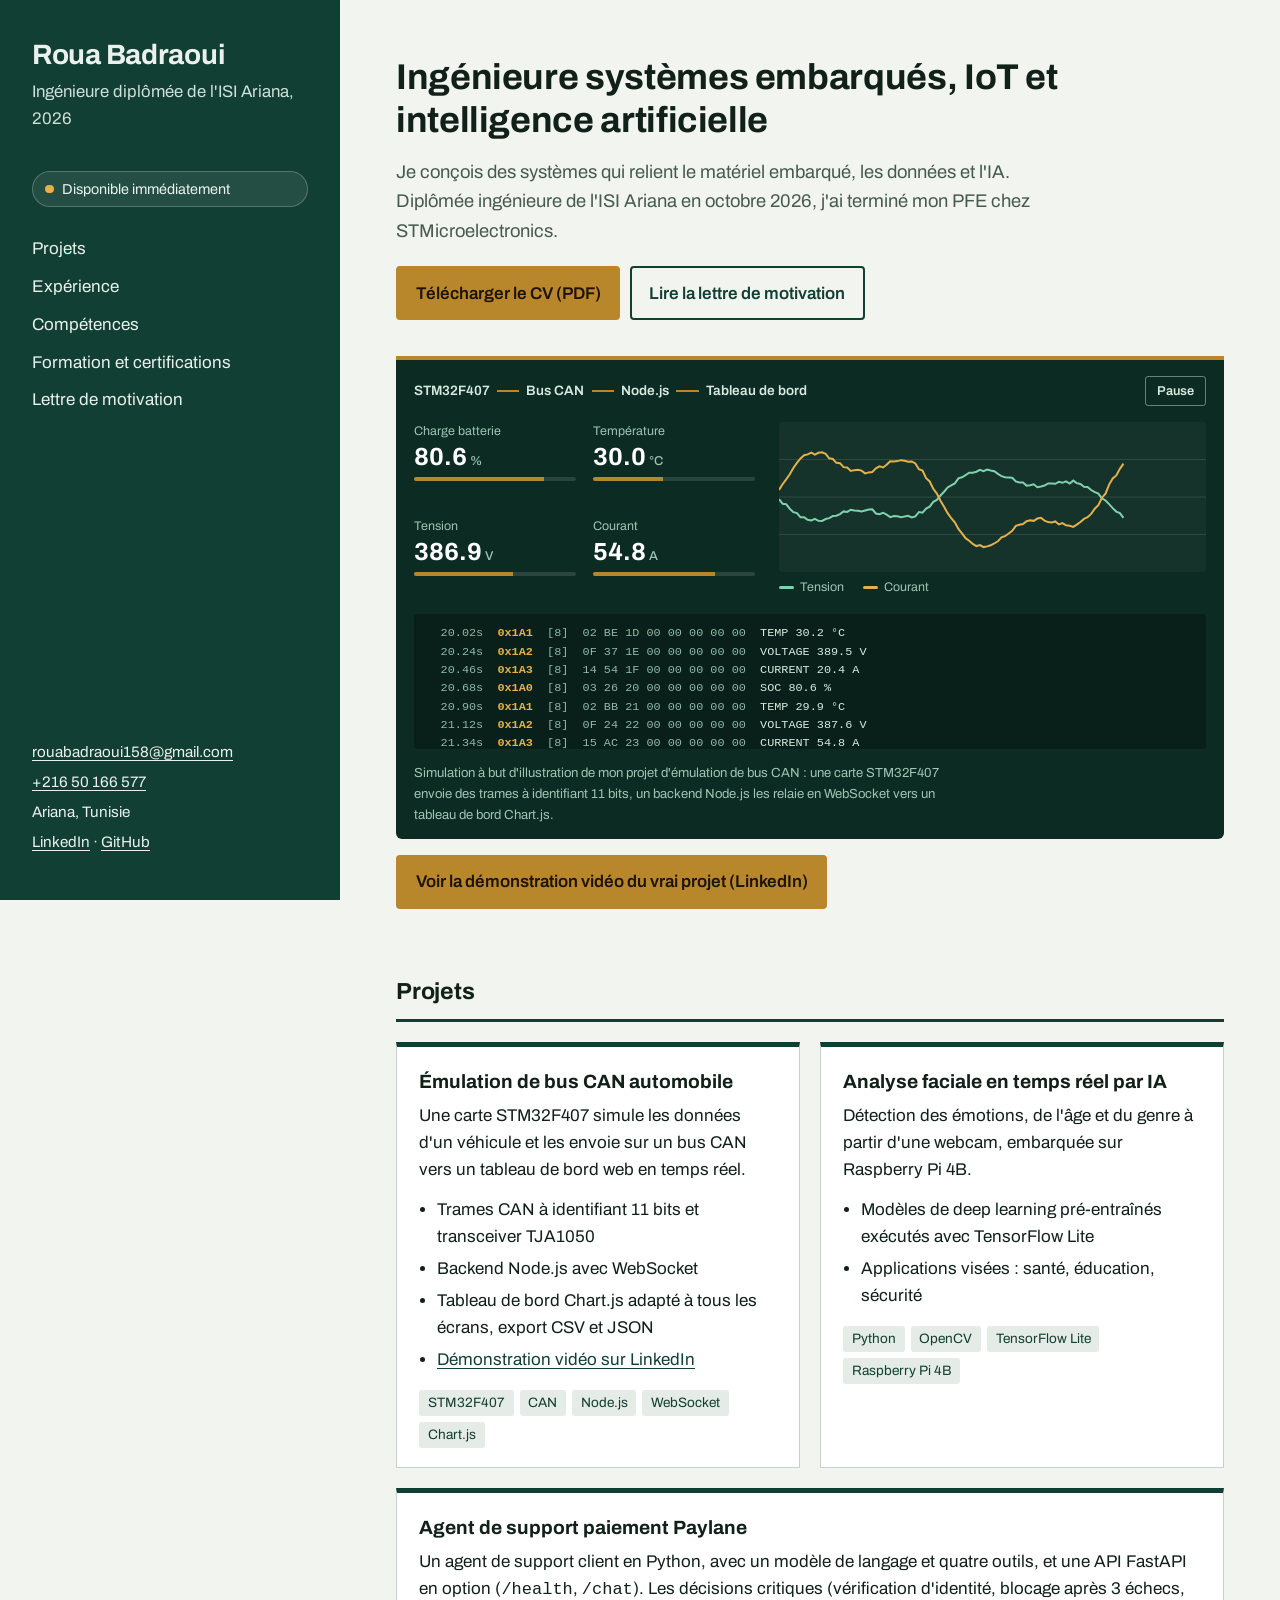
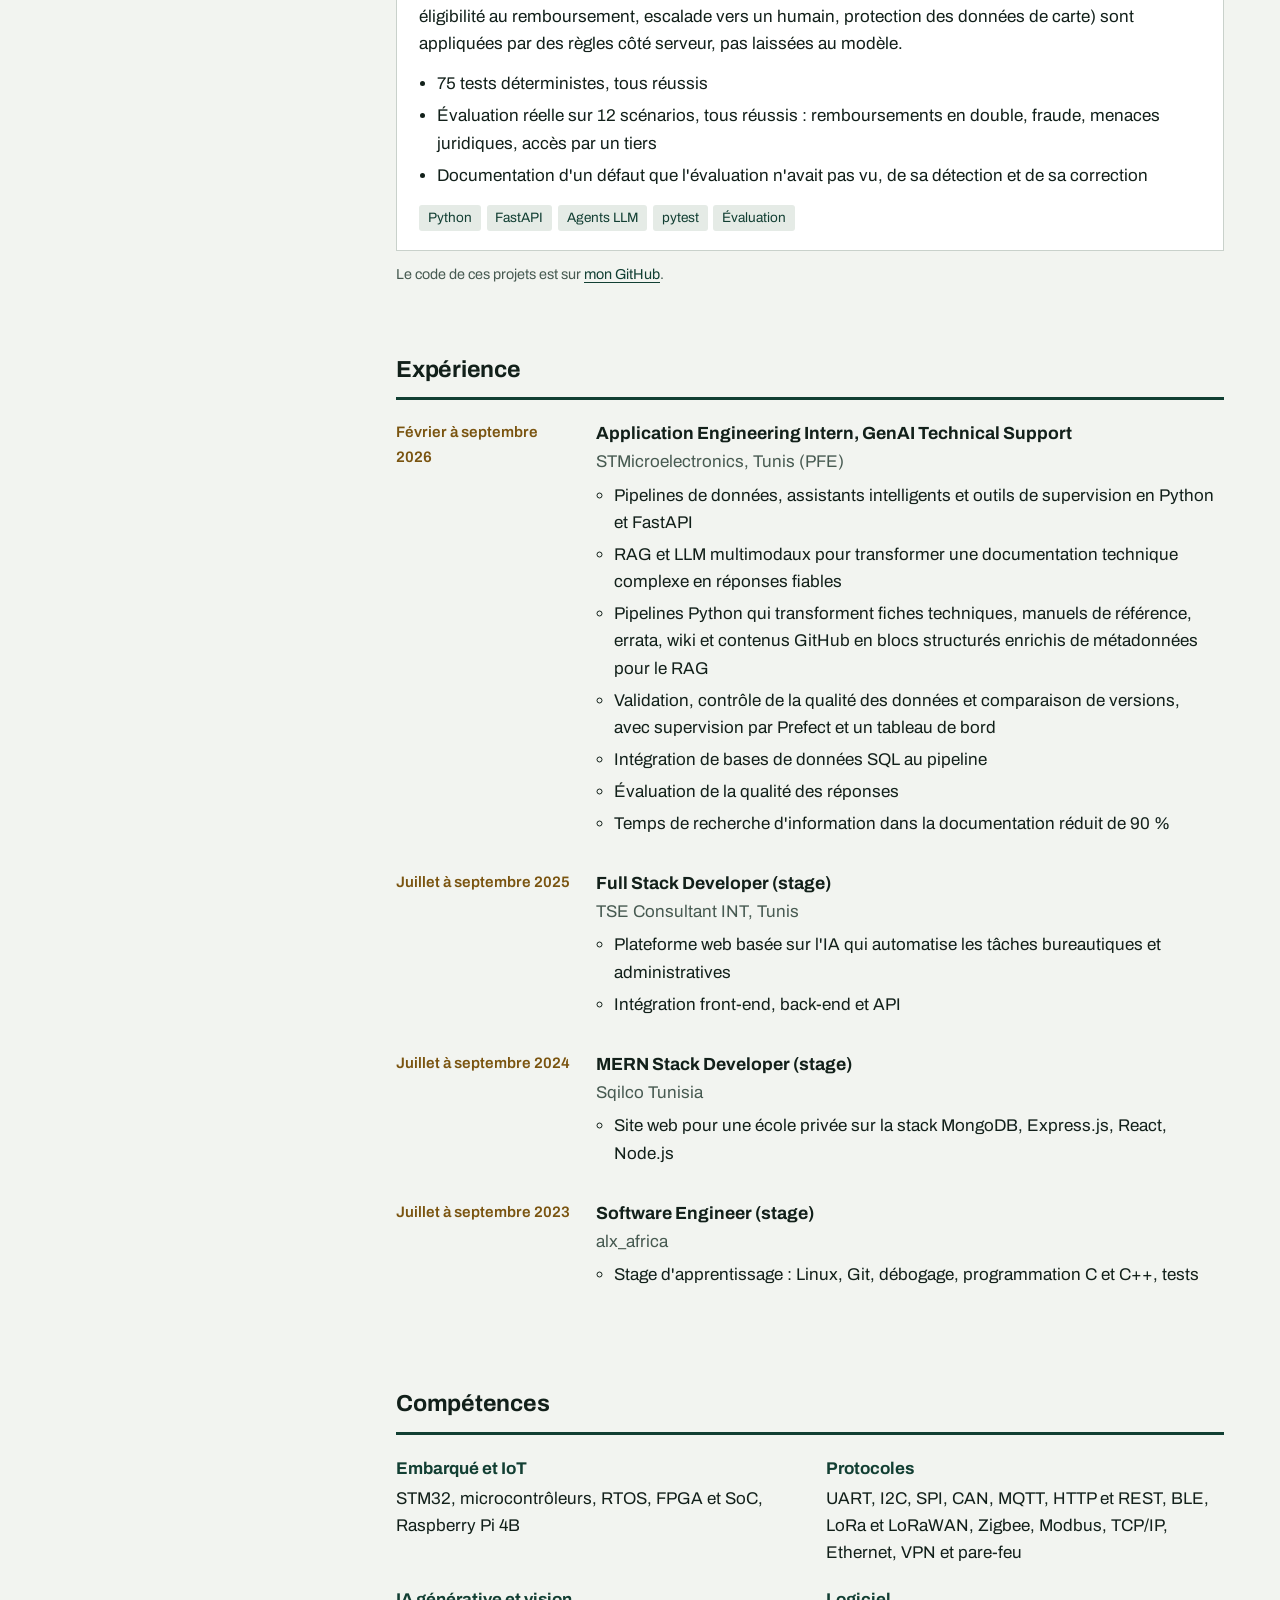
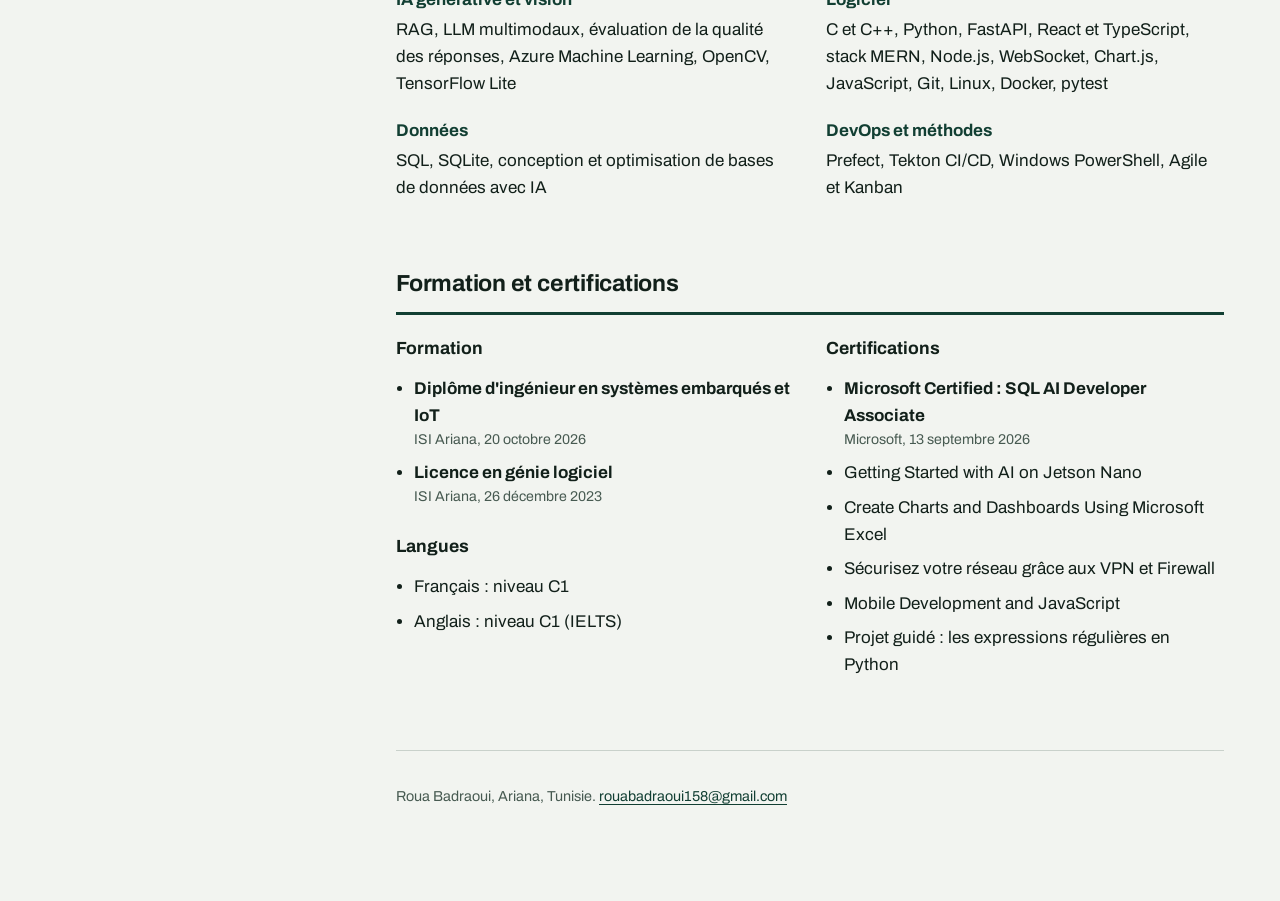
<file: index.html>
<!DOCTYPE html>
<html lang="fr">
<head>
  <meta charset="utf-8">
  <meta name="viewport" content="width=device-width, initial-scale=1">
  <title>Roua Badraoui | Ingénieure systèmes embarqués et IoT</title>
  <meta name="description" content="Roua Badraoui, ingénieure systèmes embarqués et IoT diplômée de l'ISI Ariana. STM32, CAN, IA embarquée, RAG, Node.js. Disponible immédiatement.">
  <link rel="preconnect" href="https://fonts.googleapis.com">
  <link rel="preconnect" href="https://fonts.gstatic.com" crossorigin>
  <link href="https://fonts.googleapis.com/css2?family=Archivo:wdth,wght@62..125,100..900&display=swap" rel="stylesheet">
  <link rel="stylesheet" href="style.css">
</head>
<body>
<a class="skip" href="#contenu">Aller au contenu</a>
<div class="layout">

  <header class="id">
    <h1>Roua Badraoui</h1>
    <p class="role">Ingénieure diplômée de l'ISI Ariana, 2026</p>
    <p class="status"><i aria-hidden="true"></i> Disponible immédiatement</p>
    <nav aria-label="Sections">
      <ul>
        <li><a href="#projets">Projets</a></li>
        <li><a href="#experience">Expérience</a></li>
        <li><a href="#competences">Compétences</a></li>
        <li><a href="#formation">Formation et certifications</a></li>
        <li><a href="lettre.html">Lettre de motivation</a></li>
      </ul>
    </nav>
    <div class="contact">
      <p><a href="mailto:rouabadraoui158@gmail.com">rouabadraoui158@gmail.com</a></p>
      <p><a href="tel:+21650166577">+216 50 166 577</a></p>
      <p>Ariana, Tunisie</p>
      <p><a href="https://www.linkedin.com/in/roua-badraoui-613b91232">LinkedIn</a> · <a href="https://github.com/rouabadraoui158">GitHub</a></p>
    </div>
  </header>

  <main class="main" id="contenu">
    <div class="hero">
      <h2>Ingénieure systèmes embarqués, IoT et intelligence artificielle</h2>
      <p class="lead">Je conçois des systèmes qui relient le matériel embarqué, les données et l'IA. Diplômée ingénieure de l'ISI Ariana en octobre 2026, j'ai terminé mon PFE chez STMicroelectronics.</p>
      <div class="actions">
        <a class="btn" href="assets/CV_Roua_Badraoui.pdf" download>Télécharger le CV (PDF)</a>
        <a class="btn ghost" href="lettre.html">Lire la lettre de motivation</a>
      </div>

      <figure class="monitor" aria-labelledby="mon-cap">
        <div class="mon-head">
          <ol class="pipe" aria-label="Chaîne du projet : STM32F407, bus CAN, Node.js, tableau de bord">
            <li>STM32F407</li><li>Bus CAN</li><li>Node.js</li><li>Tableau de bord</li>
          </ol>
          <button type="button" class="mon-btn" id="mon-toggle" aria-pressed="false">Pause</button>
        </div>
        <div class="mon-grid">
          <div class="gauges">
            <div class="g"><span class="g-l">Charge batterie</span><b><span class="g-v" id="v-soc">--</span><small> %</small></b><div class="g-bar"><i id="b-soc"></i></div></div>
            <div class="g"><span class="g-l">Température</span><b><span class="g-v" id="v-tmp">--</span><small> °C</small></b><div class="g-bar"><i id="b-tmp"></i></div></div>
            <div class="g"><span class="g-l">Tension</span><b><span class="g-v" id="v-vol">--</span><small> V</small></b><div class="g-bar"><i id="b-vol"></i></div></div>
            <div class="g"><span class="g-l">Courant</span><b><span class="g-v" id="v-cur">--</span><small> A</small></b><div class="g-bar"><i id="b-cur"></i></div></div>
          </div>
          <div class="trace">
            <canvas id="mon-cv" height="150" aria-hidden="true"></canvas>
            <p class="legend"><span class="k k-v"></span>Tension <span class="k k-c"></span>Courant</p>
          </div>
        </div>
        <div class="log" id="mon-log" aria-hidden="true"></div>
        <figcaption id="mon-cap">Simulation à but d'illustration de mon projet d'émulation de bus CAN : une carte STM32F407 envoie des trames à identifiant 11 bits, un backend Node.js les relaie en WebSocket vers un tableau de bord Chart.js.</figcaption>
      </figure>
      <p class="demo"><a class="btn" href="https://lnkd.in/p/ezn83DDw" target="_blank" rel="noopener">Voir la démonstration vidéo du vrai projet (LinkedIn)</a></p>
    </div>

    <section id="projets">
      <h2>Projets</h2>
      <div class="projects">
        <article class="project">
          <h3>Émulation de bus CAN automobile</h3>
          <p>Une carte STM32F407 simule les données d'un véhicule et les envoie sur un bus CAN vers un tableau de bord web en temps réel.</p>
          <ul>
            <li>Trames CAN à identifiant 11 bits et transceiver TJA1050</li>
            <li>Backend Node.js avec WebSocket</li>
            <li>Tableau de bord Chart.js adapté à tous les écrans, export CSV et JSON</li>
            <li><a href="https://lnkd.in/p/ezn83DDw" target="_blank" rel="noopener">Démonstration vidéo sur LinkedIn</a></li>
          </ul>
          <ul class="tags"><li>STM32F407</li><li>CAN</li><li>Node.js</li><li>WebSocket</li><li>Chart.js</li></ul>
        </article>
        <article class="project">
          <h3>Analyse faciale en temps réel par IA</h3>
          <p>Détection des émotions, de l'âge et du genre à partir d'une webcam, embarquée sur Raspberry Pi 4B.</p>
          <ul>
            <li>Modèles de deep learning pré-entraînés exécutés avec TensorFlow Lite</li>
            <li>Applications visées : santé, éducation, sécurité</li>
          </ul>
          <ul class="tags"><li>Python</li><li>OpenCV</li><li>TensorFlow Lite</li><li>Raspberry Pi 4B</li></ul>
        </article>
        <article class="project wide">
          <h3>Agent de support paiement Paylane</h3>
          <p>Un agent de support client en Python, avec un modèle de langage et quatre outils, et une API FastAPI en option (<code>/health</code>, <code>/chat</code>). Les décisions critiques (vérification d'identité, blocage après 3 échecs, éligibilité au remboursement, escalade vers un humain, protection des données de carte) sont appliquées par des règles côté serveur, pas laissées au modèle.</p>
          <ul>
            <li>75 tests déterministes, tous réussis</li>
            <li>Évaluation réelle sur 12 scénarios, tous réussis : remboursements en double, fraude, menaces juridiques, accès par un tiers</li>
            <li>Documentation d'un défaut que l'évaluation n'avait pas vu, de sa détection et de sa correction</li>
          </ul>
          <ul class="tags"><li>Python</li><li>FastAPI</li><li>Agents LLM</li><li>pytest</li><li>Évaluation</li></ul>
        </article>
      </div>
      <p class="caption">Le code de ces projets est sur <a href="https://github.com/rouabadraoui158">mon GitHub</a>.</p>
    </section>

    <section id="experience">
      <h2>Expérience</h2>
      <ol class="timeline">
        <li>
          <div class="when">Février à septembre 2026</div>
          <div>
            <h3>Application Engineering Intern, GenAI Technical Support</h3>
            <p class="where">STMicroelectronics, Tunis (PFE)</p>
            <ul>
              <li>Pipelines de données, assistants intelligents et outils de supervision en Python et FastAPI</li>
              <li>RAG et LLM multimodaux pour transformer une documentation technique complexe en réponses fiables</li>
              <li>Pipelines Python qui transforment fiches techniques, manuels de référence, errata, wiki et contenus GitHub en blocs structurés enrichis de métadonnées pour le RAG</li>
              <li>Validation, contrôle de la qualité des données et comparaison de versions, avec supervision par Prefect et un tableau de bord</li>
              <li>Intégration de bases de données SQL au pipeline</li>
              <li>Évaluation de la qualité des réponses</li>
              <li>Temps de recherche d'information dans la documentation réduit de 90 %</li>
            </ul>
          </div>
        </li>
        <li>
          <div class="when">Juillet à septembre 2025</div>
          <div>
            <h3>Full Stack Developer (stage)</h3>
            <p class="where">TSE Consultant INT, Tunis</p>
            <ul>
              <li>Plateforme web basée sur l'IA qui automatise les tâches bureautiques et administratives</li>
              <li>Intégration front-end, back-end et API</li>
            </ul>
          </div>
        </li>
        <li>
          <div class="when">Juillet à septembre 2024</div>
          <div>
            <h3>MERN Stack Developer (stage)</h3>
            <p class="where">Sqilco Tunisia</p>
            <ul>
              <li>Site web pour une école privée sur la stack MongoDB, Express.js, React, Node.js</li>
            </ul>
          </div>
        </li>
        <li>
          <div class="when">Juillet à septembre 2023</div>
          <div>
            <h3>Software Engineer (stage)</h3>
            <p class="where">alx_africa</p>
            <ul>
              <li>Stage d'apprentissage : Linux, Git, débogage, programmation C et C++, tests</li>
            </ul>
          </div>
        </li>
      </ol>
    </section>

    <section id="competences">
      <h2>Compétences</h2>
      <dl class="skills">
        <div><dt>Embarqué et IoT</dt><dd>STM32, microcontrôleurs, RTOS, FPGA et SoC, Raspberry Pi 4B</dd></div>
        <div><dt>Protocoles</dt><dd>UART, I2C, SPI, CAN, MQTT, HTTP et REST, BLE, LoRa et LoRaWAN, Zigbee, Modbus, TCP/IP, Ethernet, VPN et pare-feu</dd></div>
        <div><dt>IA générative et vision</dt><dd>RAG, LLM multimodaux, évaluation de la qualité des réponses, Azure Machine Learning, OpenCV, TensorFlow Lite</dd></div>
        <div><dt>Logiciel</dt><dd>C et C++, Python, FastAPI, React et TypeScript, stack MERN, Node.js, WebSocket, Chart.js, JavaScript, Git, Linux, Docker, pytest</dd></div>
        <div><dt>Données</dt><dd>SQL, SQLite, conception et optimisation de bases de données avec IA</dd></div>
        <div><dt>DevOps et méthodes</dt><dd>Prefect, Tekton CI/CD, Windows PowerShell, Agile et Kanban</dd></div>
      </dl>
    </section>

    <section id="formation">
      <h2>Formation et certifications</h2>
      <div class="two">
        <div>
          <h3>Formation</h3>
          <ul class="plain">
            <li><strong>Diplôme d'ingénieur en systèmes embarqués et IoT</strong><small>ISI Ariana, 20 octobre 2026</small></li>
            <li><strong>Licence en génie logiciel</strong><small>ISI Ariana, 26 décembre 2023</small></li>
          </ul>
          <h3 style="margin-top:1.5rem">Langues</h3>
          <ul class="plain">
            <li>Français : niveau C1</li>
            <li>Anglais : niveau C1 (IELTS)</li>
          </ul>
        </div>
        <div>
          <h3>Certifications</h3>
          <ul class="plain">
            <li><strong>Microsoft Certified : SQL AI Developer Associate</strong><small>Microsoft, 13 septembre 2026</small></li>
            <li>Getting Started with AI on Jetson Nano</li>
            <li>Create Charts and Dashboards Using Microsoft Excel</li>
            <li>Sécurisez votre réseau grâce aux VPN et Firewall</li>
            <li>Mobile Development and JavaScript</li>
            <li>Projet guidé : les expressions régulières en Python</li>
          </ul>
        </div>
      </div>
    </section>

    <footer>
      <p>Roua Badraoui, Ariana, Tunisie. <a href="mailto:rouabadraoui158@gmail.com">rouabadraoui158@gmail.com</a></p>
    </footer>
  </main>
</div>
<script>
(function () {
  var $ = function (id) { return document.getElementById(id); };
  var reduce = window.matchMedia && matchMedia("(prefers-reduced-motion: reduce)").matches;
  var cv = $("mon-cv"), log = $("mon-log"), btn = $("mon-toggle");
  if (!cv || !log || !btn) return;
  var ctx = cv.getContext("2d");
  var t = 0, soc = 82, tmp = 27, vol = 392, cur = 0, n = 0, timer = null;
  var hv = [], hc = [], MAX = 120, lines = [];
  var FR = [
    { id: "0x1A0", name: "SOC",     val: function () { return soc; }, fmt: function (v) { return v.toFixed(1) + " %"; }, raw: function (v) { return Math.round(v * 10); } },
    { id: "0x1A1", name: "TEMP",    val: function () { return tmp; }, fmt: function (v) { return v.toFixed(1) + " °C"; }, raw: function (v) { return Math.round((v + 40) * 10); } },
    { id: "0x1A2", name: "VOLTAGE", val: function () { return vol; }, fmt: function (v) { return v.toFixed(1) + " V"; }, raw: function (v) { return Math.round(v * 10); } },
    { id: "0x1A3", name: "CURRENT", val: function () { return cur; }, fmt: function (v) { return v.toFixed(1) + " A"; }, raw: function (v) { return Math.round((v + 500) * 10); } }
  ];
  function hex(v, w) { var s = v.toString(16).toUpperCase(); while (s.length < w) s = "0" + s; return s; }
  function clamp(v, a, b) { return Math.max(a, Math.min(b, v)); }
  function step() {
    t++;
    cur = 70 * Math.sin(t / 14) + 28 * Math.sin(t / 5) + (Math.random() - 0.5) * 6;
    soc = Math.max(8, soc - 0.012 - Math.max(0, cur) / 9000);
    tmp += ((26 + Math.abs(cur) * 0.1) - tmp) * 0.04;
    vol = 396 - (100 - soc) * 0.32 - cur * 0.05 + (Math.random() - 0.5) * 0.4;
    hv.push(vol); hc.push(cur);
    if (hv.length > MAX) { hv.shift(); hc.shift(); }
  }
  function gauges() {
    $("v-soc").textContent = soc.toFixed(1);  $("b-soc").style.width = clamp(soc, 0, 100) + "%";
    $("v-tmp").textContent = tmp.toFixed(1);  $("b-tmp").style.width = clamp((tmp - 15) / 35 * 100, 0, 100) + "%";
    $("v-vol").textContent = vol.toFixed(1);  $("b-vol").style.width = clamp((vol - 350) / 60 * 100, 0, 100) + "%";
    $("v-cur").textContent = cur.toFixed(1);  $("b-cur").style.width = clamp((cur + 110) / 220 * 100, 0, 100) + "%";
  }
  function frame() {
    var f = FR[n % 4], v = f.val(), r = f.raw(v);
    var data = hex((r >> 8) & 255, 2) + " " + hex(r & 255, 2) + " " + hex(n & 255, 2) + " 00 00 00 00 00";
    var s = (t * 0.22).toFixed(2);
    lines.push("<span>" + (s.length < 7 ? new Array(8 - s.length).join("\u00a0") : "") + s + "s</span>  <b>" + f.id + "</b>  [8]  " + data + "  <em>" + f.name + " " + f.fmt(v) + "</em>");
    if (lines.length > 7) lines.shift();
    log.innerHTML = lines.join("\n");
    n++;
  }
  function draw() {
    var dpr = window.devicePixelRatio || 1, w = cv.clientWidth, h = cv.clientHeight;
    if (cv.width !== Math.round(w * dpr)) { cv.width = Math.round(w * dpr); cv.height = Math.round(h * dpr); }
    ctx.setTransform(dpr, 0, 0, dpr, 0, 0);
    ctx.clearRect(0, 0, w, h);
    ctx.strokeStyle = "rgba(214,234,223,.12)"; ctx.lineWidth = 1;
    for (var i = 1; i < 4; i++) { ctx.beginPath(); ctx.moveTo(0, h * i / 4); ctx.lineTo(w, h * i / 4); ctx.stroke(); }
    function line(a, lo, hi, col) {
      ctx.strokeStyle = col; ctx.lineWidth = 2; ctx.beginPath();
      for (var k = 0; k < a.length; k++) {
        var x = k / (MAX - 1) * w, y = h - 8 - (clamp(a[k], lo, hi) - lo) / (hi - lo) * (h - 16);
        if (k) ctx.lineTo(x, y); else ctx.moveTo(x, y);
      }
      ctx.stroke();
    }
    line(hv, 380, 400, "#7fd1ae");
    line(hc, -110, 110, "#e3b04b");
  }
  function tick() { if (document.hidden) return; step(); gauges(); frame(); draw(); }
  for (var i = 0; i < 90; i++) { step(); if (i > 60) frame(); }
  gauges(); draw();
  function start() { timer = setInterval(tick, 220); btn.textContent = "Pause"; btn.setAttribute("aria-pressed", "false"); }
  function stop() { clearInterval(timer); timer = null; btn.textContent = "Reprendre"; btn.setAttribute("aria-pressed", "true"); }
  btn.addEventListener("click", function () { timer ? stop() : start(); });
  window.addEventListener("resize", draw);
  if (reduce) { stop(); } else { start(); }
})();
</script>
</body>
</html>
</file>
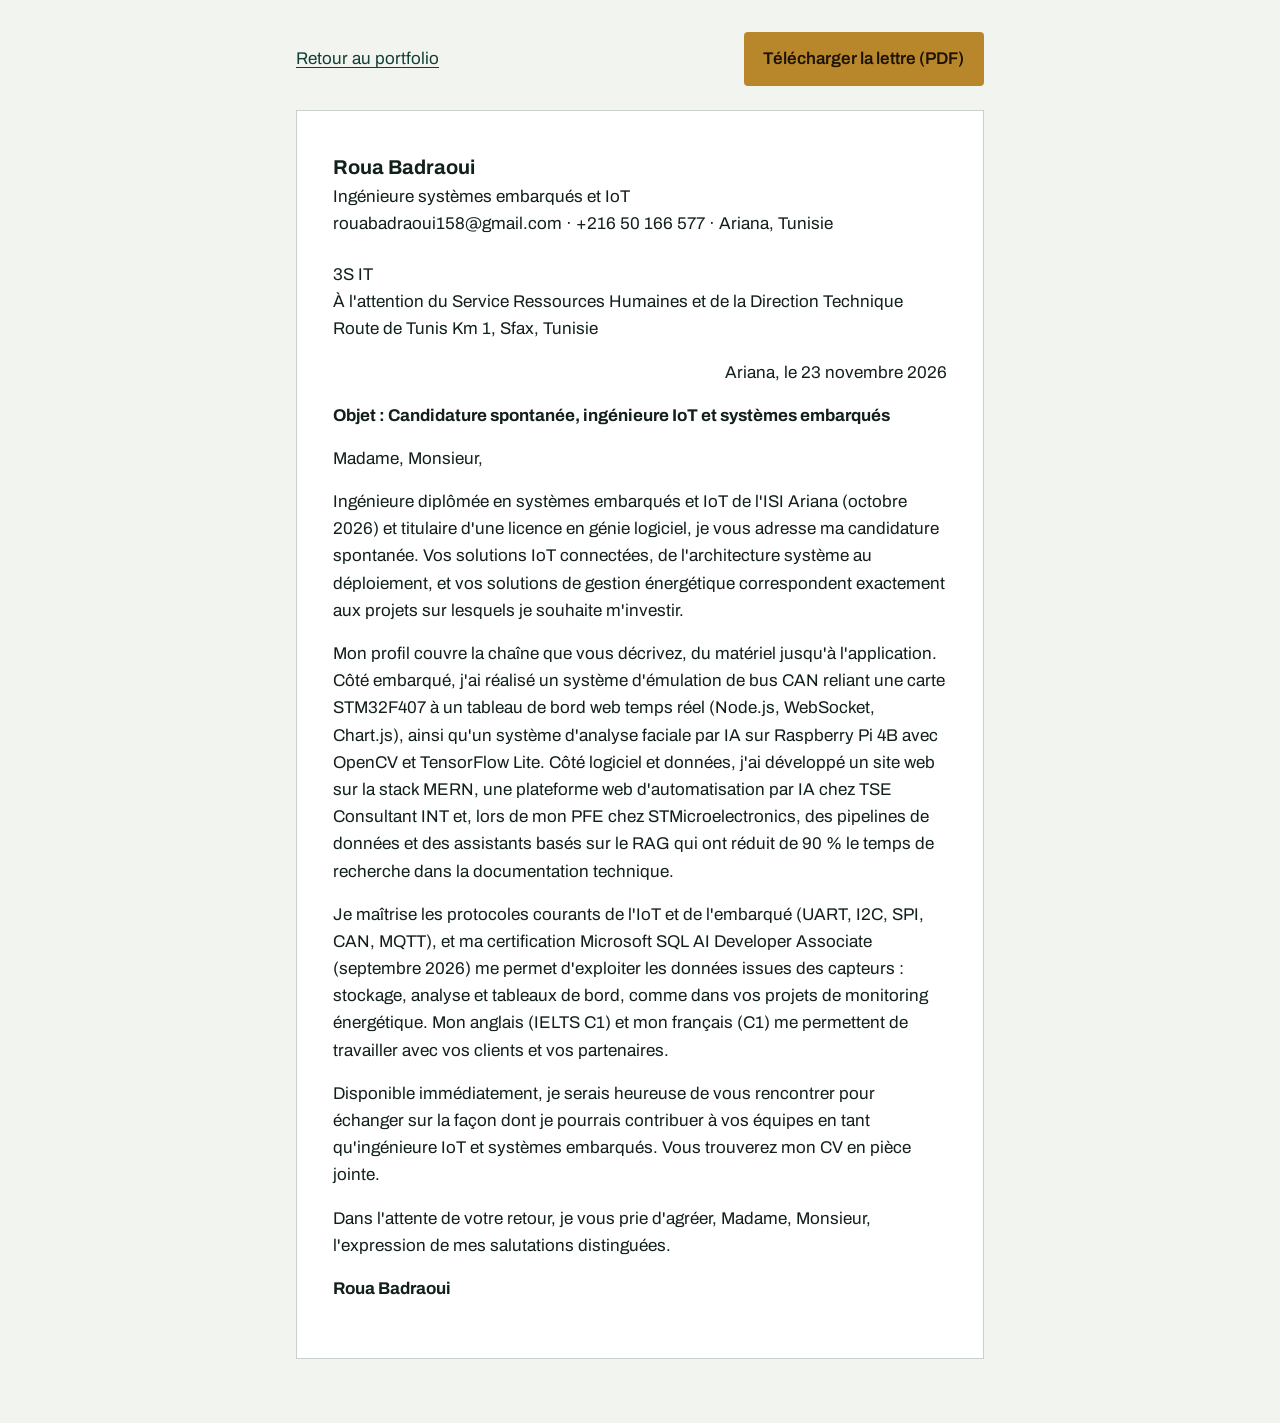
<file: lettre.html>
<!DOCTYPE html>
<html lang="fr">
<head>
  <meta charset="utf-8">
  <meta name="viewport" content="width=device-width, initial-scale=1">
  <title>Lettre de motivation | Roua Badraoui</title>
  <meta name="description" content="Lettre de motivation de Roua Badraoui, ingénieure systèmes embarqués et IoT, pour 3S IT.">
  <link rel="preconnect" href="https://fonts.googleapis.com">
  <link rel="preconnect" href="https://fonts.gstatic.com" crossorigin>
  <link href="https://fonts.googleapis.com/css2?family=Archivo:wdth,wght@62..125,100..900&display=swap" rel="stylesheet">
  <link rel="stylesheet" href="style.css">
</head>
<body>
<div class="letter-wrap">
  <div class="letter-bar">
    <a href="index.html">Retour au portfolio</a>
    <span class="actions" style="margin:0">
      <a class="btn" href="assets/Lettre_Motivation_Roua_Badraoui.pdf" download>Télécharger la lettre (PDF)</a>
    </span>
  </div>

  <article class="letter">
    <p class="sender"><strong>Roua Badraoui</strong><br>
      Ingénieure systèmes embarqués et IoT<br>
      rouabadraoui158@gmail.com · +216 50 166 577 · Ariana, Tunisie</p>

    <p>3S IT<br>À l'attention du Service Ressources Humaines et de la Direction Technique<br>Route de Tunis Km 1, Sfax, Tunisie</p>

    <p class="date">Ariana, le 23 novembre 2026</p>

    <p class="subject">Objet : Candidature spontanée, ingénieure IoT et systèmes embarqués</p>

    <p>Madame, Monsieur,</p>

    <p>Ingénieure diplômée en systèmes embarqués et IoT de l'ISI Ariana (octobre 2026) et titulaire d'une licence en génie logiciel, je vous adresse ma candidature spontanée. Vos solutions IoT connectées, de l'architecture système au déploiement, et vos solutions de gestion énergétique correspondent exactement aux projets sur lesquels je souhaite m'investir.</p>

    <p>Mon profil couvre la chaîne que vous décrivez, du matériel jusqu'à l'application. Côté embarqué, j'ai réalisé un système d'émulation de bus CAN reliant une carte STM32F407 à un tableau de bord web temps réel (Node.js, WebSocket, Chart.js), ainsi qu'un système d'analyse faciale par IA sur Raspberry Pi 4B avec OpenCV et TensorFlow Lite. Côté logiciel et données, j'ai développé un site web sur la stack MERN, une plateforme web d'automatisation par IA chez TSE Consultant INT et, lors de mon PFE chez STMicroelectronics, des pipelines de données et des assistants basés sur le RAG qui ont réduit de 90 % le temps de recherche dans la documentation technique.</p>

    <p>Je maîtrise les protocoles courants de l'IoT et de l'embarqué (UART, I2C, SPI, CAN, MQTT), et ma certification Microsoft SQL AI Developer Associate (septembre 2026) me permet d'exploiter les données issues des capteurs : stockage, analyse et tableaux de bord, comme dans vos projets de monitoring énergétique. Mon anglais (IELTS C1) et mon français (C1) me permettent de travailler avec vos clients et vos partenaires.</p>

    <p>Disponible immédiatement, je serais heureuse de vous rencontrer pour échanger sur la façon dont je pourrais contribuer à vos équipes en tant qu'ingénieure IoT et systèmes embarqués. Vous trouverez mon CV en pièce jointe.</p>

    <p>Dans l'attente de votre retour, je vous prie d'agréer, Madame, Monsieur, l'expression de mes salutations distinguées.</p>

    <p><strong>Roua Badraoui</strong></p>
  </article>
</div>
</body>
</html>
</file>
<file: style.css>
:root {
  --board: #123f33;
  --board-2: #1b5646;
  --paper: #f2f4f0;
  --card: #ffffff;
  --ink: #12201a;
  --muted: #475a51;
  --line: #c9d1cb;
  --copper: #b8862b;
  --copper-dark: #7a5410;
}

*, *::before, *::after { box-sizing: border-box; }
html { scroll-behavior: smooth; }
body {
  margin: 0;
  background: var(--paper);
  color: var(--ink);
  font-family: "Archivo", system-ui, -apple-system, "Segoe UI", Roboto, sans-serif;
  font-size: 1.0625rem;
  line-height: 1.6;
  -webkit-font-smoothing: antialiased;
}
a { color: var(--board); text-decoration-thickness: 1px; text-underline-offset: 3px; }
a:hover { color: var(--copper-dark); }
:focus-visible { outline: 3px solid var(--copper); outline-offset: 3px; border-radius: 2px; }
.skip { position: absolute; left: -999px; top: 0; background: var(--board); color: #fff; padding: .6rem 1rem; z-index: 10; }
.skip:focus { left: 0; }

.layout { display: grid; grid-template-columns: 1fr; min-height: 100vh; }
@media (min-width: 960px) {
  .layout { grid-template-columns: 340px minmax(0, 1fr); }
}

/* Identity column: the "board" */
.id {
  background: var(--board);
  color: #eaf1ed;
  padding: 2rem 1.5rem;
}
@media (min-width: 960px) {
  .id { position: sticky; top: 0; height: 100vh; overflow-y: auto; padding: 2.5rem 2rem; display: flex; flex-direction: column; }
}
.id h1 {
  font-stretch: 100%;
  font-weight: 700;
  font-size: 1.75rem;
  line-height: 1.1;
  margin: 0 0 .5rem;
  letter-spacing: -0.01em;
}
.role { margin: 0 0 1.5rem; color: #cfe0d8; font-size: 1.05rem; }
.status {
  display: inline-flex; align-items: center; gap: .5rem;
  background: rgba(255,255,255,.08);
  border: 1px solid rgba(255,255,255,.22);
  padding: .35rem .75rem; border-radius: 999px;
  font-size: .9rem; margin-bottom: 1.5rem;
}
.status i { width: .55rem; height: .55rem; border-radius: 50%; background: #e3b04b; display: inline-block; }
.id nav ul { list-style: none; padding: 0; margin: 0 0 1.5rem; display: flex; flex-wrap: wrap; gap: .25rem 1rem; }
@media (min-width: 960px) { .id nav ul { flex-direction: column; flex-wrap: nowrap; gap: .1rem; } }
.id nav a { color: #eaf1ed; text-decoration: none; padding: .25rem 0; display: inline-block; border-bottom: 1px solid transparent; }
.id nav a:hover { border-bottom-color: var(--copper); color: #fff; }
.contact { margin-top: auto; font-size: .95rem; }
.contact p { margin: 0 0 .35rem; }
.contact a { color: #eaf1ed; }
.contact a:hover { color: #f0c46b; }

.btn {
  display: inline-block; font: inherit; font-weight: 600;
  padding: .7rem 1.1rem; border-radius: 4px; text-decoration: none;
  border: 2px solid var(--copper); background: var(--copper); color: #1d1405;
}
.btn:hover { background: #d0a043; border-color: #d0a043; color: #1d1405; }
.btn.ghost { background: transparent; color: #eaf1ed; border-color: rgba(255,255,255,.45); }
.btn.ghost:hover { background: rgba(255,255,255,.1); color: #fff; border-color: #fff; }
.main .btn.ghost { color: var(--board); border-color: var(--board); }
.main .btn.ghost:hover { background: var(--board); color: #fff; }
.actions { display: flex; flex-wrap: wrap; gap: .6rem; margin: 1.25rem 0 0; }

/* Main column */
.main { padding: 2.5rem 1.5rem 4rem; max-width: 62rem; }
@media (min-width: 960px) { .main { padding: 3.5rem 3.5rem 5rem; } }
.hero h2 {
  font-stretch: 100%; font-weight: 700;
  font-size: clamp(1.6rem, 2.8vw, 2.25rem); line-height: 1.2; letter-spacing: -0.01em;
  margin: 0 0 1rem; max-width: 32ch;
}
.lead { max-width: 60ch; font-size: 1.15rem; color: var(--muted); margin: 0; }

.caption { color: var(--muted); font-size: .9rem; margin: .75rem 0 0; }

section { margin-top: 4rem; scroll-margin-top: 1.5rem; }
section > h2 {
  font-stretch: 100%; font-weight: 700; font-size: 1.45rem; letter-spacing: -0.01em;
  margin: 0 0 1.25rem; padding-bottom: .6rem; border-bottom: 3px solid var(--board);
}

/* Projects */
.projects { display: grid; gap: 1.25rem; }
@media (min-width: 760px) { .projects { grid-template-columns: 1fr 1fr; } }
.project { background: var(--card); border: 1px solid var(--line); border-top: 5px solid var(--board); padding: 1.4rem 1.4rem 1.2rem; }
.project.wide { grid-column: 1 / -1; }
.project h3 { margin: 0 0 .5rem; font-size: 1.2rem; font-weight: 700; line-height: 1.25; }
.project p { margin: 0 0 .8rem; }
.project ul { margin: 0 0 1rem; padding-left: 1.1rem; }
.project li { margin-bottom: .3rem; }
.tags { display: flex; flex-wrap: wrap; gap: .35rem; list-style: none; padding: 0 !important; margin: 0 !important; }
.tags li { font-size: .85rem; background: #e5ebe6; color: var(--board); padding: .15rem .55rem; border-radius: 3px; margin: 0; }

/* Timeline (a real sequence) */
.timeline { list-style: none; margin: 0; padding: 0; }
.timeline > li { display: grid; gap: .25rem 1.5rem; padding: 0 0 1.75rem 0; }
@media (min-width: 760px) { .timeline > li { grid-template-columns: 11rem 1fr; } }
.when { color: var(--copper-dark); font-weight: 600; font-size: .95rem; }
.timeline h3 { margin: 0; font-size: 1.1rem; font-weight: 700; }
.where { color: var(--muted); margin: 0 0 .4rem; }
.timeline ul { margin: .25rem 0 0; padding-left: 1.1rem; max-width: 62ch; }
.timeline li li { margin-bottom: .3rem; }

/* Skills */
.skills { display: grid; gap: 1.25rem 2rem; margin: 0; }
@media (min-width: 760px) { .skills { grid-template-columns: 1fr 1fr; } }
.skills dt { font-weight: 700; margin-bottom: .15rem; color: var(--board); }
.skills dd { margin: 0; color: var(--ink); max-width: 56ch; }

.two { display: grid; gap: 2rem; }
@media (min-width: 760px) { .two { grid-template-columns: 1fr 1fr; } }
.two h3 { margin: 0 0 .75rem; font-size: 1.1rem; }
.plain { margin: 0; padding-left: 1.1rem; }
.plain li { margin-bottom: .45rem; }
.plain small { display: block; color: var(--muted); }

footer { margin-top: 4rem; padding-top: 1.25rem; border-top: 1px solid var(--line); color: var(--muted); font-size: .9rem; }

/* Letter page */
.letter-wrap { max-width: 46rem; margin: 0 auto; padding: 2rem 1.5rem 4rem; }
.letter-bar { display: flex; justify-content: space-between; align-items: center; flex-wrap: wrap; gap: .75rem; margin-bottom: 1.5rem; }
.letter { background: var(--card); border: 1px solid var(--line); padding: 2.5rem 2.25rem; }
.letter p { margin: 0 0 1rem; max-width: 66ch; }
.letter .sender { margin-bottom: 1.5rem; }
.letter .sender strong { font-size: 1.25rem; }
.letter .date { text-align: right; }
.letter .subject { font-weight: 700; }

@media (prefers-reduced-motion: reduce) {
  html { scroll-behavior: auto; }
}
@media print {
  .id, .letter-bar, .skip { display: none; }
  body { background: #fff; font-size: 11pt; }
  .letter { border: 0; padding: 0; }
  .letter-wrap { padding: 0; }
}

/* Live CAN monitor */
.monitor {
  margin: 2.25rem 0 0; background: #0c2b22; color: #d6eadf;
  border-top: 4px solid var(--copper); border-radius: 0 0 6px 6px; padding: 1rem 1.1rem .9rem;
}
.mon-head { display: flex; justify-content: space-between; align-items: center; gap: 1rem; flex-wrap: wrap; margin-bottom: 1rem; }
.pipe { list-style: none; margin: 0; padding: 0; display: flex; flex-wrap: wrap; align-items: center; gap: .35rem 0; font-size: .85rem; font-weight: 600; }
.pipe li { display: flex; align-items: center; }
.pipe li + li::before { content: ""; width: 1.4rem; height: 2px; background: var(--copper); margin: 0 .45rem; }
.mon-btn {
  font: inherit; font-size: .8rem; font-weight: 600; color: #d6eadf; background: transparent;
  border: 1px solid rgba(214,234,223,.45); border-radius: 3px; padding: .25rem .7rem; cursor: pointer;
}
.mon-btn:hover { background: rgba(255,255,255,.1); color: #fff; }
.mon-btn:focus-visible { outline-color: #e3b04b; }
.mon-grid { display: grid; gap: 1rem 1.5rem; }
@media (min-width: 760px) { .mon-grid { grid-template-columns: 1fr 1.25fr; align-items: stretch; } }
.gauges { display: grid; grid-template-columns: 1fr 1fr; gap: .9rem 1.1rem; }
.g-l { display: block; font-size: .78rem; color: #9fc4b3; }
.g b { display: block; font-size: 1.55rem; line-height: 1.25; font-variant-numeric: tabular-nums; font-weight: 700; color: #fff; }
.g b small { font-size: .8rem; font-weight: 500; color: #9fc4b3; }
.g-bar { height: 4px; background: rgba(255,255,255,.12); border-radius: 2px; margin-top: .25rem; overflow: hidden; }
.g-bar i { display: block; height: 100%; width: 0; background: var(--copper); transition: width .2s linear; }
.trace { display: flex; flex-direction: column; min-width: 0; }
.trace canvas { width: 100%; height: 150px; display: block; background: rgba(255,255,255,.04); border-radius: 3px; }
.legend { margin: .35rem 0 0; font-size: .78rem; color: #9fc4b3; display: flex; align-items: center; gap: .4rem; }
.legend .k { width: .9rem; height: 3px; display: inline-block; border-radius: 2px; }
.legend .k-v { background: #7fd1ae; }
.legend .k-c { background: #e3b04b; margin-left: .8rem; }
.log {
  margin-top: 1rem; padding: .65rem .8rem; background: rgba(0,0,0,.28); border-radius: 3px;
  font-family: ui-monospace, "SFMono-Regular", Consolas, "Liberation Mono", monospace; font-size: .74rem; line-height: 1.55;
  color: #8fb8a6; white-space: pre; overflow: hidden; height: 11.4em;
}
.log b { color: #e3b04b; font-weight: 600; }
.log em { color: #d6eadf; font-style: normal; }
.monitor figcaption { margin-top: .8rem; font-size: .82rem; color: #9fc4b3; max-width: 70ch; }
@media (max-width: 520px) { .log { font-size: .62rem; } }

.demo { margin: 1rem 0 0; }
</file>
